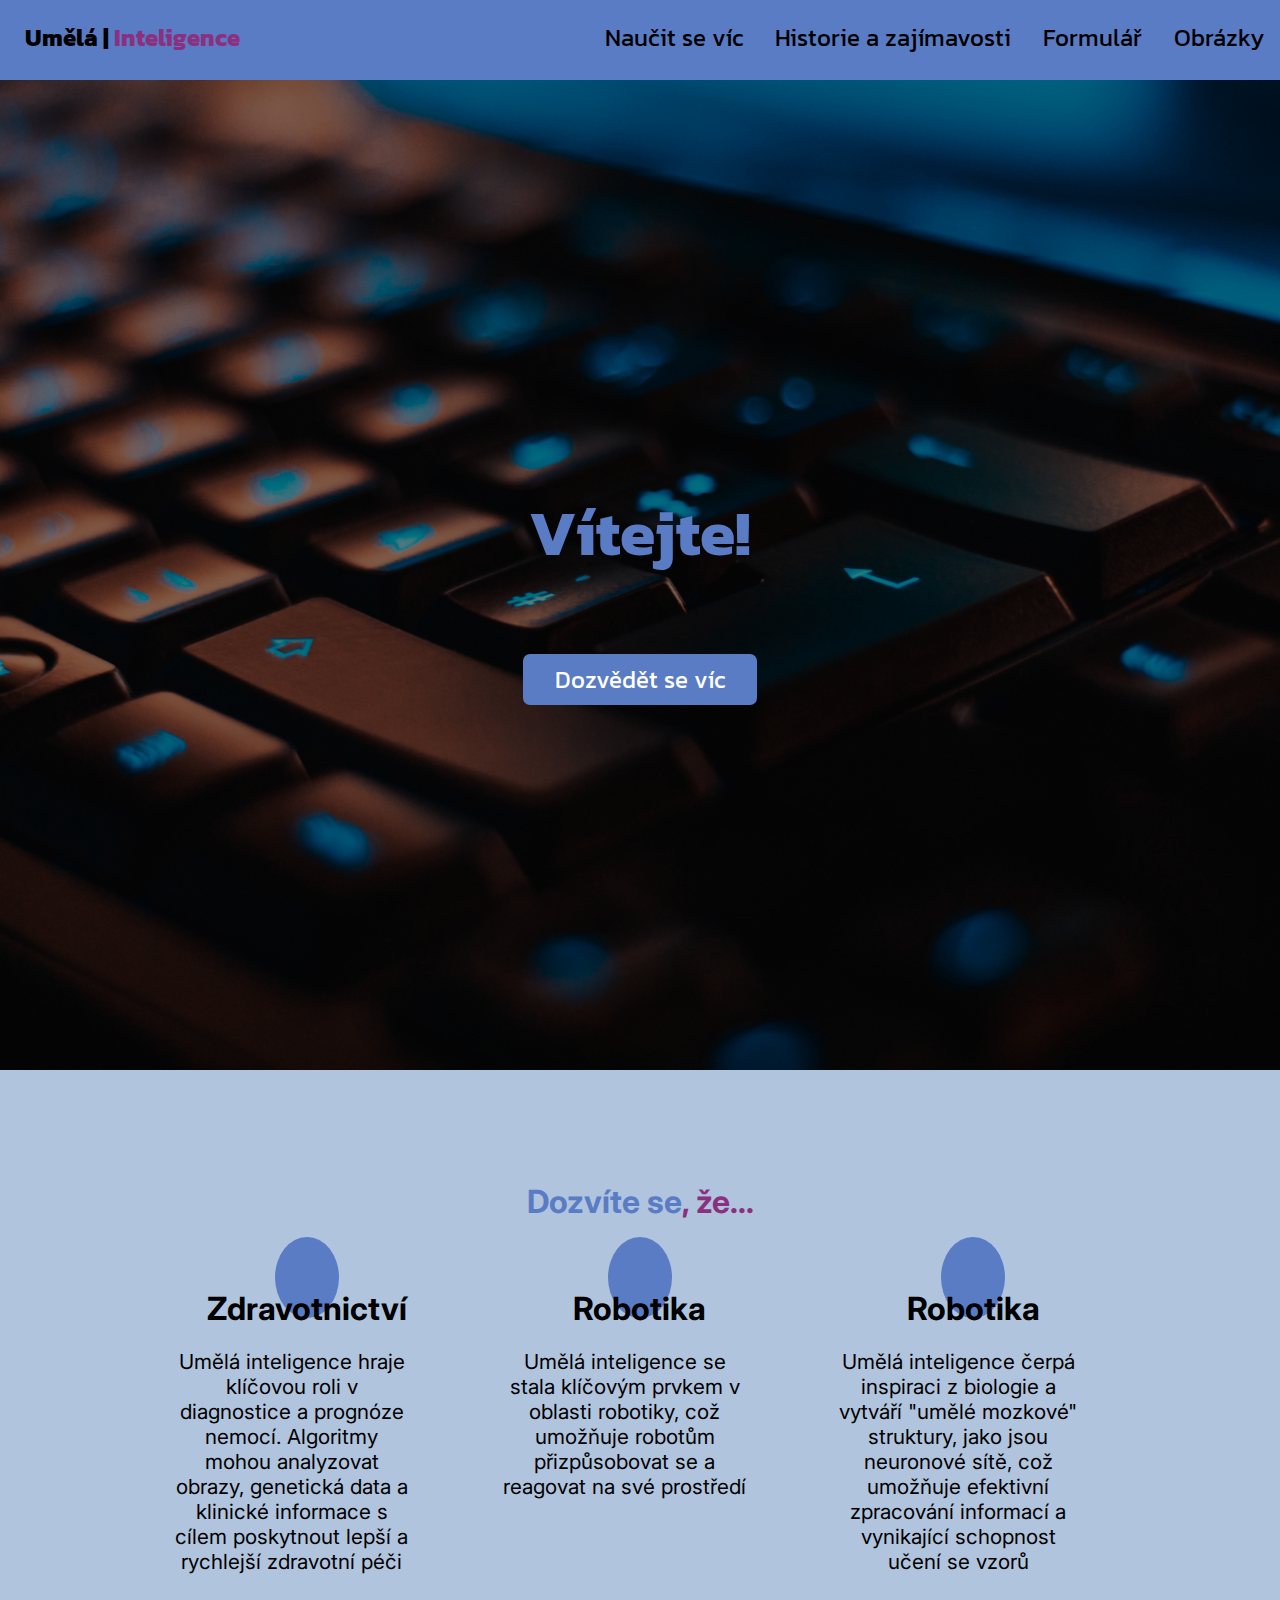
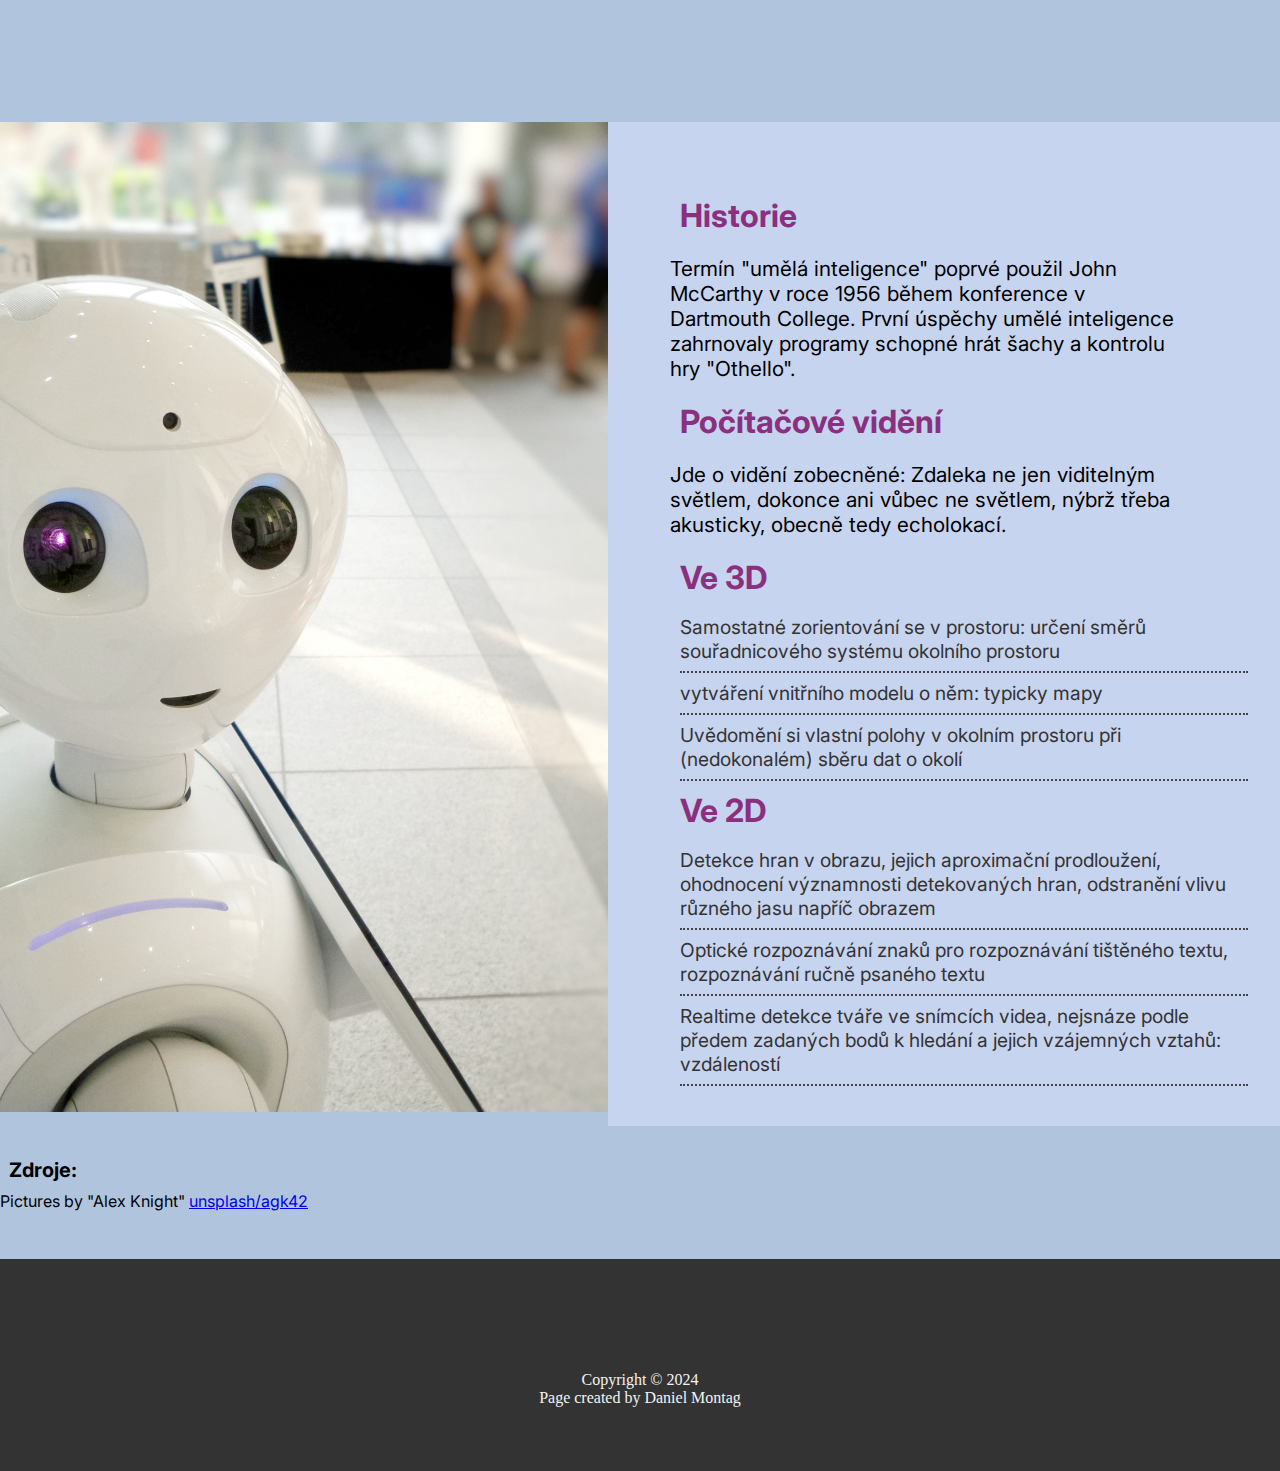
<file: index.html>
<!DOCTYPE html>
<html lang="en">
<head>
    <meta charset="UTF-8">
    <meta name="viewport" content="width=device-width, initial-scale=1.0">
    <title>Umělá inteligence</title>
    <link rel="stylesheet" href="https://cdnjs.cloudflare.com/ajax/libs/font-awesome/6.4.2/css/all.min.css" integrity="sha512-z3gLpd7yknf1YoNbCzqRKc4qyor8gaKU1qmn+CShxbuBusANI9QpRohGBreCFkKxLhei6S9CQXFEbbKuqLg0DA==" crossorigin="anonymous" referrerpolicy="no-referrer">
    <link rel="stylesheet" href="./css/style.css">

</head>
<body>
    <nav id="navbar">
        <div class="logec">
            <a id="logo" href="index.html"><i class="fa-solid fa-code fa-fade fa-2m icon-code"></i>&nbsp;Umělá&nbsp;|&nbsp;<span id="logo2">Inteligence</span></a>
        </div>
        <ul>
            <li><a href="#home"><i class="fa-solid fa-house fa-fade"></i></a></li>
            <li><a href="#naucitese">Naučit se víc</a></li>
            <li><a href="#historie_zajimavosti">Historie a zajímavosti</a></li>            
            <li><a href="form.html">Formulář</a></li>
            <li><a href="obrazky.html">Obrázky</a></li>
        </ul>
    </nav>

    <section id="home">
        <div id="showcase">
            <div class="showcase-content">
                <h1 class="l-heading">Vítejte!</h1>
                <p class="lead"></p>
                <a href="#naucitese" class="btn">Dozvědět se víc</a>
            </div>
        </div>
    </section>

    <section id="naucitese">
        <div class="container">
            <h2 class="text-primary text-center text-top ">Dozvíte se<span class="text-secondary">,  že...</span></h2>
            <div class="items">
                <div class="item">
                    <i class="fas fa-hospital fa-2x "></i>
                    <div>
                        <h3>Zdravotnictví</h3>
                        <p>Umělá inteligence hraje klíčovou roli v diagnostice a prognóze nemocí. Algoritmy mohou analyzovat obrazy, genetická data a klinické informace s cílem poskytnout lepší a rychlejší zdravotní péči</p>
                    </div>
                </div>
                <div class="item">
                    <i class="fas fa-robot fa-2x"></i>
                    <div>
                        <h3>Robotika</h3>
                        <p>Umělá inteligence se stala klíčovým prvkem v oblasti robotiky, což umožňuje robotům přizpůsobovat se a reagovat na své prostředí</p>
                    </div>
                </div>
                <div class="item">
                    <i class="fas fa-robot fa-2x"></i>
                    <div>
                        <h3>Robotika</h3>
                        <p>Umělá inteligence čerpá inspiraci z biologie a vytváří "umělé mozkové" struktury, jako jsou neuronové sítě, což umožňuje efektivní zpracování informací a vynikající schopnost učení se vzorů</p>
                    </div>
                </div>
            </div>
        </div>
    </section>

    <section id="historie_zajimavosti">
        <div class="historie_zajimavosti-img"></div>
        <div class="historie_zajimavosti-text bg-light p-2">
            <div class="m-heading">
                <p class="historie">Historie
                    <span class="text-primary"></span>
                </p>
                <p>Termín "umělá inteligence" poprvé použil John McCarthy v roce 1956 během konference v Dartmouth College. První úspěchy umělé         inteligence zahrnovaly programy schopné hrát šachy a kontrolu hry "Othello".
                </p>
                <p class="historie">Počítačové vidění</p>
                <p>Jde o vidění zobecněné: Zdaleka ne jen viditelným světlem, dokonce ani vůbec ne světlem, nýbrž třeba akusticky, obecně tedy      echolokací.</p>
            </div>
            <p class="nadpis">Ve 3D</p>
            <ul class="list">
                <li>Samostatné zorientování se v prostoru: určení směrů souřadnicového systému okolního prostoru</li>
                <li>vytváření vnitřního modelu o něm: typicky mapy</li>
                <li>Uvědomění si vlastní polohy v okolním prostoru při (nedokonalém) sběru dat o okolí</li>
            </ul>
            <p class="nadpis">Ve 2D</p>
            <ul class="list">
                <li>Detekce hran v obrazu, jejich aproximační prodloužení, ohodnocení významnosti detekovaných hran, odstranění vlivu různého jasu napříč obrazem   </li>
                <li>Optické rozpoznávání znaků pro rozpoznávání tištěného textu, rozpoznávání ručně psaného textu</li>
                <li>Realtime detekce tváře ve snímcích videa, nejsnáze podle předem zadaných bodů k hledání a jejich vzájemných vztahů: vzdáleností</li>
            </ul>                 
        </div>
    </section>

    <div id="zdroje">
        <h5>Zdroje:</h5>
        <a >Pictures by "Alex Knight"</a>
        <a href="https://unsplash.com/@agk42" target="_blank">unsplash/agk42</a>
        <br>
        
    </div>

    <footer id="footer" class="bg-dark text-center py-1">
    <div class="container">
        <div>
            <a>Copyright &copy; 2024</a>
        </div>
        <div>
            <a>Page created by Daniel Montag</a>
        </div>
    </div>
    </footer>

</body>

</html>
</file>
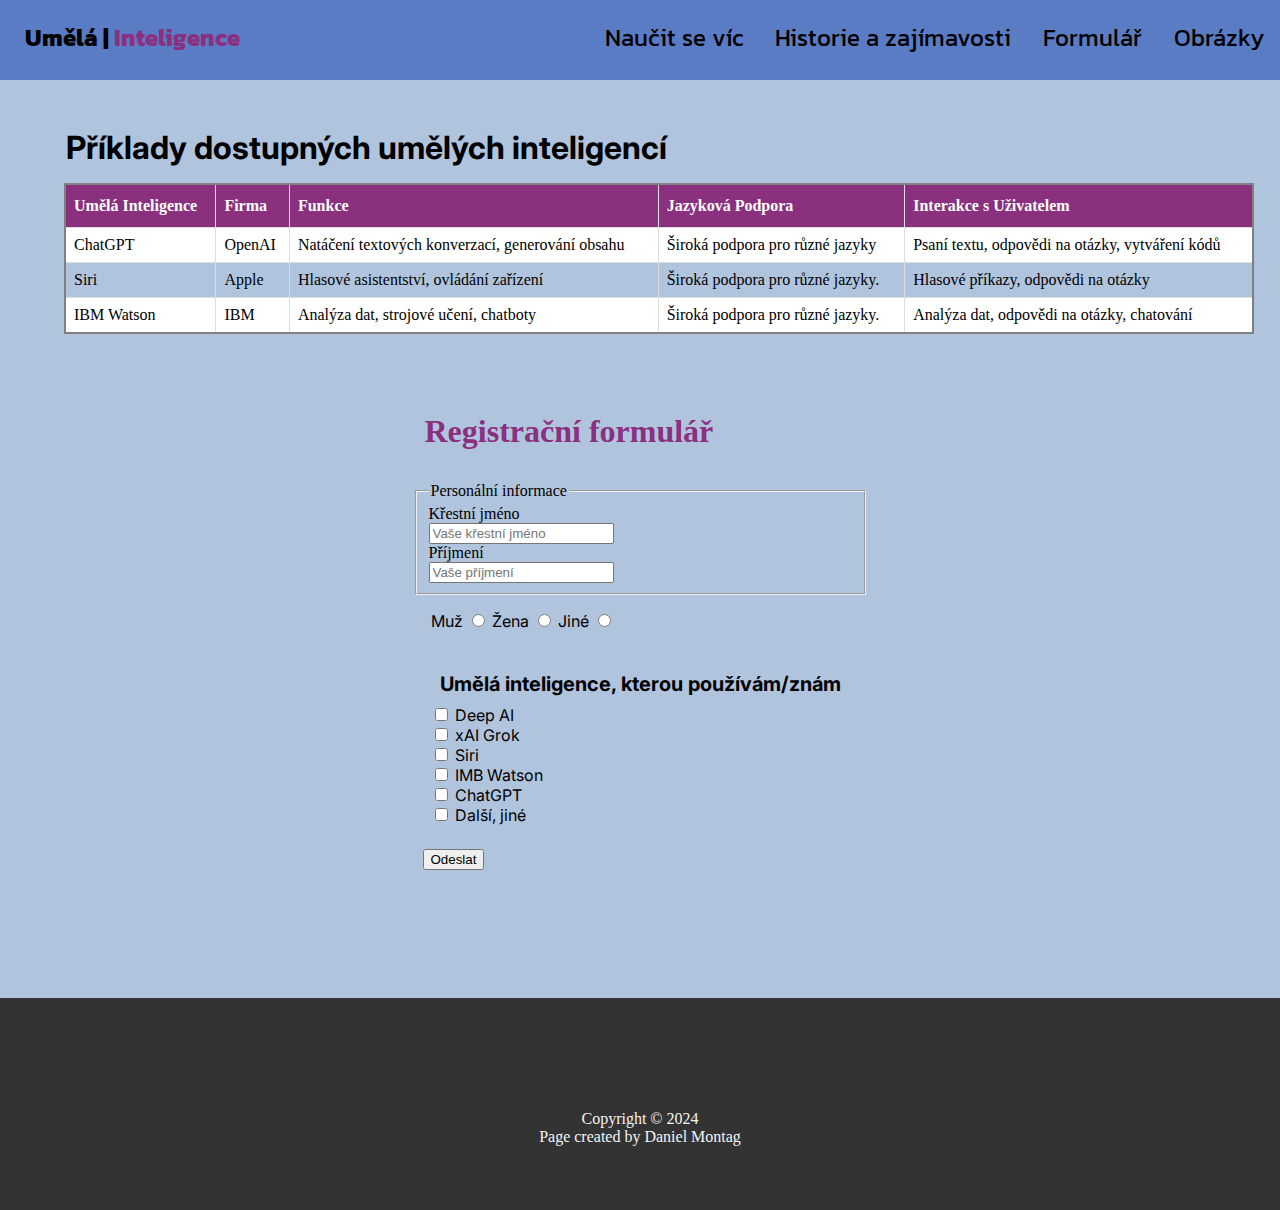
<file: form.html>
<!DOCTYPE html>
<html lang="en">
<head>
    <meta charset="UTF-8">
    <meta name="viewport" content="width=device-width, initial-scale=1.0">
    <title>Registrační formulář</title>
    <link rel="stylesheet" href="https://cdnjs.cloudflare.com/ajax/libs/font-awesome/6.4.2/css/all.min.css"
        integrity="sha512-z3gLpd7yknf1YoNbCzqRKc4qyor8gaKU1qmn+CShxbuBusANI9QpRohGBreCFkKxLhei6S9CQXFEbbKuqLg0DA=="
        crossorigin="anonymous" referrerpolicy="no-referrer">
        <link rel="stylesheet" href="./css/style.css">
    <style>
        body {
            background-color: lightsteelblue;
        }

        .btn {
            margin-top: 6px;
        }
        .my-1 {
            margin: 4px ;
        }
        .pi {
            font-weight: bold;
            font-size: large;
        }
        fieldset {
            display: flex;
            margin-right: 65rem;
        }
        .nadpis {
            margin-left: 4rem;
            margin-top: 3rem;
        }
    </style>
</head>
<body>

    <nav id="navbar">
        <div class="logec">
            <a id="logo" href="index.html"><i class="fa-solid fa-code fa-fade fa-2m icon-code"></i>&nbsp;Umělá&nbsp;|&nbsp;<span id="logo2">Inteligence</span></a>
        </div>
        <ul>
            <li><a href="index.html"><i class="fa-solid fa-house fa-fade"></i></a></li>
            <li><a href="index.html#naucitese">Naučit se víc</a></li>
            <li><a href="index.html#historie_zajimavosti">Historie a zajímavosti</a></li>
            <li><a href="form.html">Formulář</a></li>
            <li><a href="obrazky.html">Obrázky</a></li>
        </ul>
    </nav>

    <div class="nadpis" class="nadpis-form">
        <h3>Příklady dostupných umělých inteligencí</h3>
    </div>

    <table class="my-table">
        <tr>
            <th>Umělá Inteligence</th>
            <th>Firma</th>
            <th>Funkce</th>
            <th>Jazyková Podpora</th>
            <th>Interakce s Uživatelem</th>
        </tr>
        <tr>
            <td>ChatGPT</td>
            <td>OpenAI</td>
            <td>Natáčení textových konverzací, generování obsahu</td>
            <td>Široká podpora pro různé jazyky</td>
            <td>Psaní textu, odpovědi na otázky, vytváření kódů</td>
        </tr>
        <tr>
            <td>Siri</td>
            <td>Apple</td>
            <td>Hlasové asistentství, ovládání zařízení</td>
            <td>Široká podpora pro různé jazyky.</td>
            <td>Hlasové příkazy, odpovědi na otázky</td>
        </tr>
        <tr>
            <td>IBM Watson</td>
            <td>IBM</td>
            <td>Analýza dat, strojové učení, chatboty</td>
            <td>Široká podpora pro různé jazyky.</td>
            <td>Analýza dat, odpovědi na otázky, chatování</td>
        </tr>
    </table>
<div class="form">
    <h1>Registrační formulář</h1>
    <form>
        <fieldset class="fieldset">
            <legend>Personální informace</legend>
            <div><label for="krestni">Křestní jméno</label></div>
            <div><input type="text" name="krestni" id="krestni" placeholder="Vaše křestní jméno"></div>
            <div><label for="prijmeni">Příjmení</label></div>
            <div><input type="text" name="prijmeni" id="prijmeni" placeholder="Vaše příjmení"></div>
        </fieldset>
        <div class="myform">
            <label for="muz">Muž</label>
            <input type="radio" name="pohlavi" id="muz">
            <label for="muz">Žena</label>
            <input type="radio" name="pohlavi" id="zena">
            <label for="muz">Jiné</label>
            <input type="radio" name="pohlavi" id="jine">
        </div>
        <div class="myform">
            <h5>Umělá inteligence, kterou používám/znám</h5>
            <input type="checkbox" name="ai" id="deep">
            <label for="deep">Deep AI</label>
            <br>
            <input type="checkbox" name="ai" id="xaigrok">
            <label for="xaigrok">xAI Grok</label>
            <br>
            <input type="checkbox" name="ai" id="siri">
            <label for="siri">Siri</label>
            <br>
            <input type="checkbox" name="ai" id="imb">
            <label for="imb">IMB Watson</label>
            <br>
            <input type="checkbox" name="ai" id="chatgpt">
            <label for="chatgpt">ChatGPT</label>
            <br>
            <input type="checkbox" name="ai" id="dalsi">
            <label for="dalsi">Další, jiné</label>
        </div>
        <div class="div-submit"><input type="submit" value="Odeslat"></div>
    </form>
</div>
    <footer id="footer" class="bg-dark text-center py-1">
        <div class="container">
            <div>
                <a>Copyright &copy; 2024</a>
            </div>
            <div>
                <a>Page created by Daniel Montag</a>
            </div>
        </div>
    </footer>

</body>
</html>
</file>
<file: css/style.css>
@import url('https://fonts.googleapis.com/css2?family=Inter:wght@300&display=swap');
@import url('https://fonts.googleapis.com/css2?family=Kanit:wght@300&display=swap');
@import url('https://fonts.googleapis.com/css2?family=Inter:wght@300&family=Noto+Sans+Georgian:wght@100&display=swap');

  <link rel="preconnect" href="https://fonts.googleapis.com">
  <link rel="preconnect" href="https://fonts.gstatic.com" crossorigin>
  <link href="https://fonts.googleapis.com/css2?family=Gabarito&display=swap" rel="stylesheet">

* {
    margin: 0;
    padding: 0;
    box-sizing: border-box;
}

body {
    margin: 0;
  }

:root {
    --primary-color: #5a7cc5;
    --secondary-color: #8A307F;
}

#logo {
    font-weight: bold;
    font-size: 2.5rem;
    display: flex;
    font-family: 'Kanit', sans-serif;
    padding: 20px;
    margin-top: auto;
    margin-bottom: auto;
}

#logo2 {
    color: var(--secondary-color);
}

.icon-code {
    padding-top: 0.5rem;
}

.text-primary {
    background-color: none;
    color: var(--primary-color);
    font-family: 'Inter', sans-serif;
}

.text-secondary {
    background-color: none;
    color: var(--secondary-color);
    font-family: 'Inter', sans-serif;
}

#navbar {
    background-color: var(--primary-color);
    color: black;
    display: flex;
    justify-content: space-between;
    flex-wrap: wrap;
    padding-bottom: 0.3rem;
    position: fixed;
    position: sticky;
    top: 0;
    z-index: 1;
}

#navbar a {
    color: black;
    text-decoration: none;
    font-size: 1.5rem;
}

#logec {
    color: black;
    text-decoration: none;
    font-size: 2rem;
}

#navbar ul {
    display: flex;
    list-style: none;
    align-items: center;
}

#navbar ul li a {
    padding: 0.75rem;
    margin: 0 0.25rem;
    size: 10px;
    font-family: 'Kanit', sans-serif;    
}

#navbar ul li a:hover {
    background-color: var(--secondary-color);
    border-radius: 5px;
}

@media only screen and (max-width: 600px) {
    #navbar {
        flex-wrap: wrap;
        justify-content: center;
    }
}

table, th, td {
    border: 2px solid grey;
}

h1 {
    color: var(--secondary-color);
    padding: 10px
}

body {
    width: auto;
    background-color: lightsteelblue;
}

h2, h3 {
    color: black;
    margin: 2px;
    font-size: 2rem;
    font-family: 'Inter', sans-serif;
}

h4 {
    color: black;
    margin: 2px;
    font-size: 1.5rem;
    font-family: 'Inter', sans-serif;
}

h5 {
    color: black;
    margin: 9px;
    font-size: 20px;
    font-family: 'Inter', sans-serif;
}

p {
    padding-left: 30px;
    padding-right: 60px;
    font-family: 'Inter', sans-serif;
    color: black;
    font-size: 1.3rem;
}



#showcase {
    background: #333 url('../img/ai-picture.jpg') no-repeat center center/cover;
    height: 110vh;
}

#showcase .showcase-content {
    display: flex;
    flex-direction: column;
    text-align: center;
    justify-content: center;
    align-items: center;
    height: 100%;
    padding: 0 2rem;
    background-color: rgba(0,0,0,.5);
}

#showcase2 {
    background: #333 url('../img/ai-picture2.jpg') no-repeat center center/cover;
    height: 90vh;
}

#showcase2 .showcase-content {
    display: flex;
    flex-direction: column;
    text-align: center;
    justify-content: center;
    align-items: center;
    height: 100%;
    padding: 0 2rem;
    background-color: rgba(0,0,0,.5);
}

.l-heading {
    font-size: 4rem;
    margin-bottom: 1.3rem;
    line-height: 1.1;
    font-family: 'Kanit', sans-serif;  
    color: var(--primary-color);
}

.lead {
    font-size: 1.4rem;
    margin-bottom: 2rem;
    font-weight: bold;
    text-align: center;
    display: flex;
    color: var(--secondary-color);
}

.btn {
    display: inline-block;
    color: white;
    text-decoration: none;
    background-color: var(--primary-color);
    padding: 0.5rem 2rem;
    font-size: 1.5rem;
    border: none;
    border-radius: 7px;
    font-family: 'Kanit', sans-serif;  
}

 .btn:hover {
    background-color: var(--secondary-color);
 }

.container {
    max-width: 1000px;
    margin: auto;
    padding: 0 2rem;
    padding-top: 1rem;
}

.text-center {
    text-align: center;
}

.text-top {
    margin-top: 6rem;
}

.m-heading {
    font-size: 2rem;
    margin-bottom: 1rem;
    padding-top: 2rem;
    color: var(--secondary-color);
}

.py-1 {
    padding: 1.5rem 0;
}

#naucitese .items {
    display: flex;
    padding-bottom: 3rem;
    margin-top: 3rem;
}

#naucitese .item {
    text-align: center;
    padding: 0rem;
    flex: 1;
}

#naucitese .items .item i {
    background-color: var(--primary-color);
    padding: 2rem;
    border-radius: 50%;
}

.bg-light {
    background: #f4f4f4;
    color: #333;
}

.bg-dark {
    background: #333;
    color: #f4f4f4;
}

.py-1 {
    padding: 0.5rem 0;
}

.p-2 {
    padding: 2rem;
}

.p-3 {
    padding: 3rem;
}

.nadpis {
    margin: 10px;
    font-size: 2rem;
    text-align: left;
    color: var(--secondary-color);
    font-weight: bolder;
}

.nadpis-form {
    margin-top: 1rem;
    margin-bottom: 0.5rem;
}
.list {
    margin: 0.5rem 0;
    list-style: none;
}

.list li {
    padding: 0.5rem 0;
    border-bottom: #444 dotted 2px;
    font-family: 'Inter', sans-serif;
    font-size: 1.2rem;
}

.historie {
    margin: 10px;
    font-size: 2rem;
    text-align: left;
    color: var(--secondary-color);
    font-weight: bolder;
}

#historie_zajimavosti {
    display: flex;
    padding-top: 5rem;
    
}

#historie_zajimavosti div {
    flex: 1;
    background-color: #c7d4f0;
}

#historie_zajimavosti .historie_zajimavosti-img{
    background: #333 url('../img/ai2-picture.jpg') no-repeat center center/cover;
    height: 110vh;
    width: 40vh;
}

table {
    margin-top: 1rem;
    margin-bottom: 3rem;
    margin-left: 4rem;
    
}

.my-table {
    width: 100%;
    border-collapse: collapse;
    justify-content: center;
    width: 93%;
}

.my-table td,
.my-table th {
    border: 1px solid #ddd;
    padding: 8px;
}

.my-table tr:nth-child(even) {
    background-color: #ffffff;
}

.my-table tr:hover {
    background-color: #ddd;
}

.my-table th {
    padding-top: 12px;
    padding-bottom: 12px;
    text-align: left;
    background-color: var(--secondary-color);
    color: white;
}

.p-form {
    text-align: left;
    font-family: 'Inter', sans-serif;
    color: black;
    font-size: 1rem;
    justify-content: left;
    margin: 10px;
}

.myform {
    padding: 1rem;
    justify-content: space-between;
    font-family: 'Inter', sans-serif;
    
}

.form {
    display: table;
    margin: 0 auto;

}

.fieldset {
    margin: 0 auto;
    display: table;
  }

.div-submit {
    padding: 0.50rem;
    padding-bottom: 5rem;
}

#zdroje {
    text-align: left;
    color: black;
    font-size: 1rem;
    font-family: 'Inter', sans-serif;
    margin-bottom: 1px;
    margin-top: 2rem;
}

#footer {
    margin-top: 3rem;
    padding-top: 6rem;
    padding-bottom: 4rem;
}
</file>
